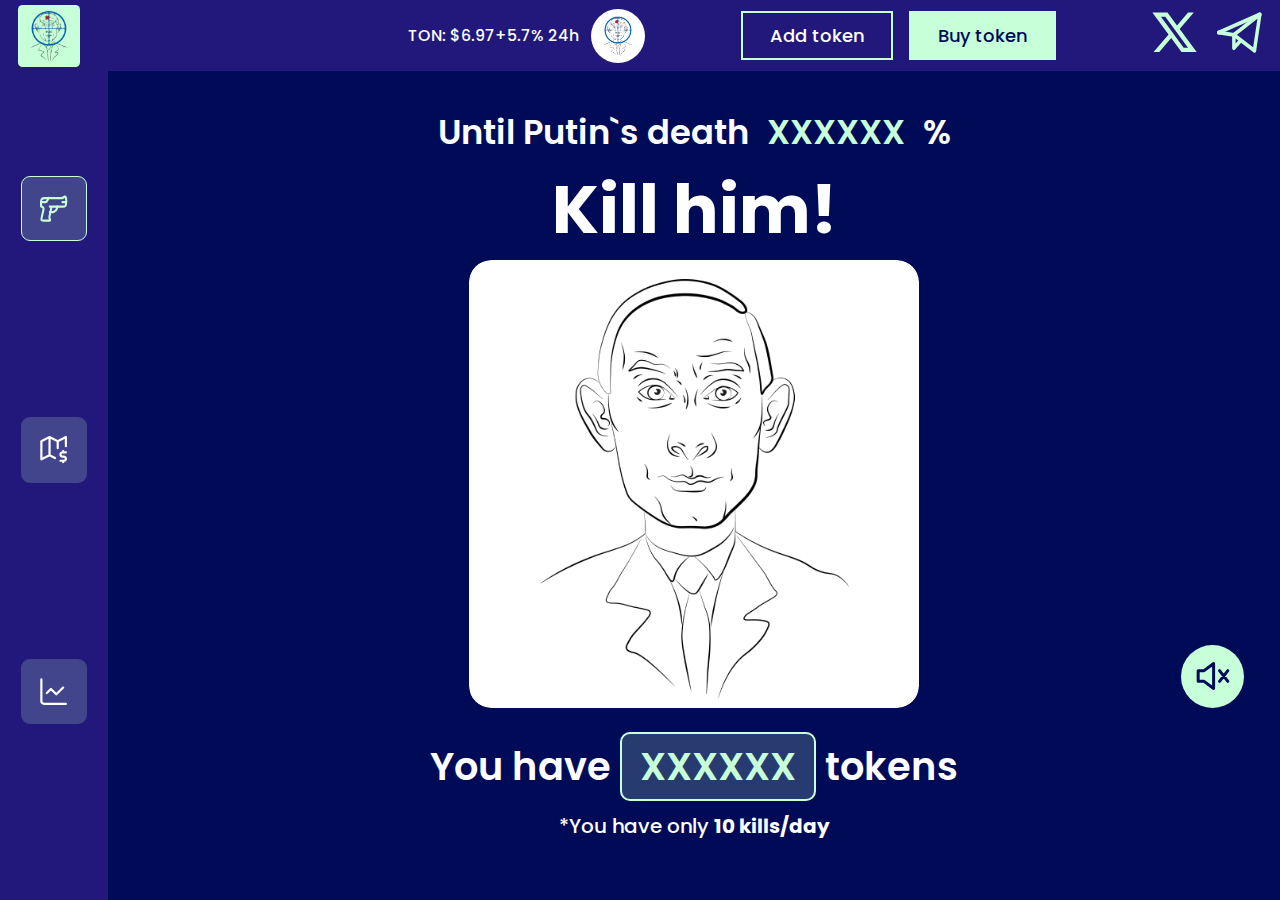
<file: index.html>
<!DOCTYPE html>
<html lang="en">

<head>
	<title>HomePage</title>
	<meta charset="UTF-8">
	<meta name="format-detection" content="telephone=no">
	<style>
		body {
			opacity: 0;
		}

		.loaded body {
			opacity: 1;
		}
	</style>
	<link rel="stylesheet" href="css/style.min.css?_v=20250102202011">
	<link rel="shortcut icon" href="favicon.ico">
	<!-- <meta name="robots" content="noindex, nofollow"> -->
	<meta name="viewport" content="width=device-width, initial-scale=1.0">
	<script src="https://telegram.org/js/telegram-web-app.js?_v=20250102202011"></script>
</head>

<body>
	<div class="wrapper">
		<main class="page">
			<div class="app">
				<div class="progress-bar-container !hidden" style="display: none;">
					<div class="progress-bar"></div>
				</div>

				<div class="app__wrapper">
					<div class="app__header header-app">
						<div class="header-app__container">
							<div class="header-app__wrapper">
								<div class="header-app__content">
									<div class="header-app__logo sm:block hidden rounded bg-[#c7ffd8] inline-flex items-center justify-center">
										<img draggable="false" src="" alt="Logo">
									</div>
									<div class="flex items-center md:gap-24 sm:gap-10 gap-4">
										<div class="header-app__trade flex items-center gap-3">
											<p class="font-medium text-left text-white">
												TON: $6.97+5.7% 24h
											</p>
											<div class="header-app__trade-image bg-white rounded-full w-14 h-14">
												<img draggable="false" src="" class="object-contain w-full h-full" alt="Image">
											</div>
										</div>
										<div class="header-app__actions lg:flex hidden items-center gap-4">
											<a href="#" class="button button-secondary">
												<span>Add token</span>
											</a>
											<a href="#" class="button button-primary">
												<span>Buy token</span>
											</a>
										</div>
										<div class="header-app__socials">
											<ul class="flex items-center gap-5">
												<li>
													<a href="#" target="_blank">
														<svg width="52" height="46" viewBox="0 0 52 46" fill="none" xmlns="http://www.w3.org/2000/svg" preserveAspectRatio="none">
															<path d="M22.22 29.6275L34.125 45.5H51.625L31.98 19.305L48.325 0.5H41.7L28.9075 15.215L17.875 0.5H0.375L19.15 25.5375L1.8 45.5H8.425L22.22 29.6275ZM36.625 40.5L10.375 5.5H15.375L41.625 40.5H36.625Z" fill="#C7FFD8"></path>
														</svg>
													</a>
												</li>
												<li>
													<a href="#" target="_blank">
														<svg width="52" height="42" viewBox="0 0 52 42" fill="none" xmlns="http://www.w3.org/2000/svg" class="w-[47.5px] h-[37.5px]" preserveAspectRatio="none">
															<path d="M43.25 40L49.5 2.5L19.5 23.75" stroke="#C7FFD8" stroke-width="4" stroke-linecap="round" stroke-linejoin="round"></path>
															<path d="M49.5 2.5L2 21.25" stroke="#C7FFD8" stroke-width="4" stroke-linecap="round" stroke-linejoin="round"></path>
															<path d="M43.25 40L19.5 23.75" stroke="#C7FFD8" stroke-width="4" stroke-linecap="round" stroke-linejoin="round"></path>
															<path d="M2 21.25L19.5 23.75" stroke="#C7FFD8" stroke-width="4" stroke-linecap="round" stroke-linejoin="round"></path>
															<path d="M27 30L19.5 37.5V23.75" stroke="#C7FFD8" stroke-width="4" stroke-linecap="round" stroke-linejoin="round"></path>
														</svg>
													</a>
												</li>
											</ul>
										</div>
									</div>
								</div>
								<div class="header-app__actions lg:hidden flex justify-center items-center gap-4">
									<a href="#" class="button button-secondary">
										<span>Add token</span>
									</a>
									<a href="#" class="button button-primary">
										<span>Buy token</span>
									</a>
								</div>
							</div>
						</div>
					</div>
					<div class="app__content content-app">
						<aside class="app__sidebar sidebar-app sm:flex hidden">
							<div class="sidebar-app__content">
								<ul>
									<li>
										<a href="index.html" class="active">
											<svg width="54" height="48" viewBox="0 0 54 48" fill="none" xmlns="http://www.w3.org/2000/svg" class="w-[50px] h-[42.5px]" preserveAspectRatio="none">
												<path d="M22.97 20.4225L18.995 37.1275C18.9161 37.4336 18.8469 37.7421 18.7875 38.0525C18.5409 39.4751 18.7102 40.9387 19.275 42.2675C19.365 42.4825 19.4725 42.6925 19.685 43.12C19.825 43.4025 19.895 43.5425 19.9275 43.65C19.9766 43.818 19.9898 43.9944 19.9663 44.1679C19.9429 44.3413 19.8833 44.5079 19.7914 44.6568C19.6995 44.8058 19.5773 44.9338 19.4328 45.0325C19.2883 45.1312 19.1247 45.1985 18.9525 45.23C18.84 45.25 18.685 45.25 18.3725 45.25H8.32C5.41 45.25 3.955 45.25 3.215 44.295C2.475 43.34 2.8275 41.92 3.5325 39.08L6.915 25.46C7.06477 24.8643 7.07709 24.2424 6.95103 23.6412C6.82497 23.0401 6.56383 22.4755 6.18737 21.9902C5.81091 21.5048 5.32899 21.1115 4.77808 20.8399C4.22717 20.5683 3.62171 20.4256 3.0075 20.4225C2.87465 20.4222 2.74317 20.3956 2.6206 20.3444C2.49802 20.2932 2.38675 20.2183 2.29316 20.124C2.19958 20.0297 2.12551 19.9179 2.0752 19.795C2.0249 19.672 1.99934 19.5403 2 19.4075V12.975C2 6.8125 3.2775 5.5275 9.4 5.5275H42.42C43.97 5.5275 45.1425 5.1625 46.4075 4.3125C47.885 3.32 49.7075 1.5175 51.0475 4.025C52.395 6.5425 52.4675 17.11 50.2575 19.335C49.175 20.425 47.43 20.425 43.94 20.425L22.97 20.4225ZM22.97 20.4225H19.27" stroke="white" stroke-width="4" stroke-linecap="round" stroke-linejoin="round"></path>
												<path d="M19.5 30.25H21.6925C24.0675 30.25 25.2575 30.25 26.3 30.025C27.7744 29.7071 29.1578 29.0599 30.3467 28.1317C31.5355 27.2034 32.499 26.0183 33.165 24.665C33.635 23.7075 33.9225 22.555 34.5 20.25M2 12.75H7.07C10.0775 12.75 11.58 12.75 12.7875 12.0025C13.9975 11.2575 14.67 9.9125 16.0125 7.2225L17 5.25M52 12.75H44.5" stroke="white" stroke-width="4" stroke-linecap="round" stroke-linejoin="round"></path>
											</svg>
										</a>
									</li>
									<li>
										<a href="roadmap.html">
											<svg width="50" height="49" viewBox="0 0 50 49" fill="none" xmlns="http://www.w3.org/2000/svg" preserveAspectRatio="none">
												<path d="M27.5 39.5L17.5 34.5M17.5 34.5L2.5 42V9.5L17.5 2M17.5 34.5V2M17.5 2L32.5 9.5M32.5 9.5L47.5 2V18.25M32.5 9.5V22M47.5 29.5H41.25C40.2554 29.5 39.3016 29.8951 38.5984 30.5983C37.8951 31.3016 37.5 32.2554 37.5 33.25C37.5 34.2446 37.8951 35.1984 38.5984 35.9016C39.3016 36.6049 40.2554 37 41.25 37H43.75C44.7446 37 45.6984 37.3951 46.4016 38.0984C47.1049 38.8016 47.5 39.7554 47.5 40.75C47.5 41.7446 47.1049 42.6984 46.4016 43.4016C45.6984 44.1049 44.7446 44.5 43.75 44.5H37.5M42.5 44.5V47M42.5 27V29.5" stroke="white" stroke-width="4" stroke-linecap="round" stroke-linejoin="round"></path>
											</svg>
										</a>
									</li>
									<li>
										<a href="#">
											<svg width="50" height="50" viewBox="0 0 50 50" fill="none" xmlns="http://www.w3.org/2000/svg" class="w-[45px] h-[45px]" preserveAspectRatio="none">
												<path d="M2.5 2.5V42.5C2.5 43.8261 3.02678 45.0979 3.96447 46.0355C4.90215 46.9732 6.17392 47.5 7.5 47.5H47.5" stroke="white" stroke-width="4" stroke-linecap="round" stroke-linejoin="round"></path>
												<path d="M42.5 17.5L30 30L20 20L12.5 27.5" stroke="white" stroke-width="4" stroke-linecap="round" stroke-linejoin="round"></path>
											</svg>
										</a>
									</li>
								</ul>
							</div>
						</aside>
						<div class="app__body body-app">
							<div class="body-app__header">
								<p>Until Putin`s death <span class="text-[#C7FFD8]">XXXXXX</span> % </p>
								<h1>Kill him!</h1>
							</div>

							<div class="relative w-full flex items-center justify-center gap-4">
								<div class="body-app__picture picture w-fit">
									<div class="picture__image">
										<img draggable="false" src="" alt="Image Chuj">
									</div>
									<div class="picture__cursor">
										<img draggable="false" src="img/cursor.png" alt="cursor">
									</div>
									<div class="picture__blood">
										<img draggable="false" src="img/blood.svg" alt="blood">
									</div>


								</div>
								<button type="button" class="sound-button">
									<img draggable="false" src="img/charm_sound-down.svg" alt="Sound types">
								</button>
							</div>
							<div class="body-app__tokens-info tokens-info">
								<p>You have <span>XXXXXX</span> tokens</p>
								<span>*You have only

									<b>10 kills/day</b></span>
							</div>

						</div>
					</div>
					<!-- /.app__content content-app -->

				</div>
			</div>
			<!-- /.my-app -->

		</main>
	</div>
	<script>
		window.addEventListener('DOMContentLoaded', (event) => {
			if (window.Telegram && window.Telegram.WebApp) {
				Telegram.WebApp.expand(); // Разворачивает Web App на полный экран
				Telegram.WebApp.ready(); // Сообщает Telegram, что Web App готов
			}
		});
	</script>
	<script src="js/app.min.js?_v=20250102202011"></script>
</body>

</html>
</file>
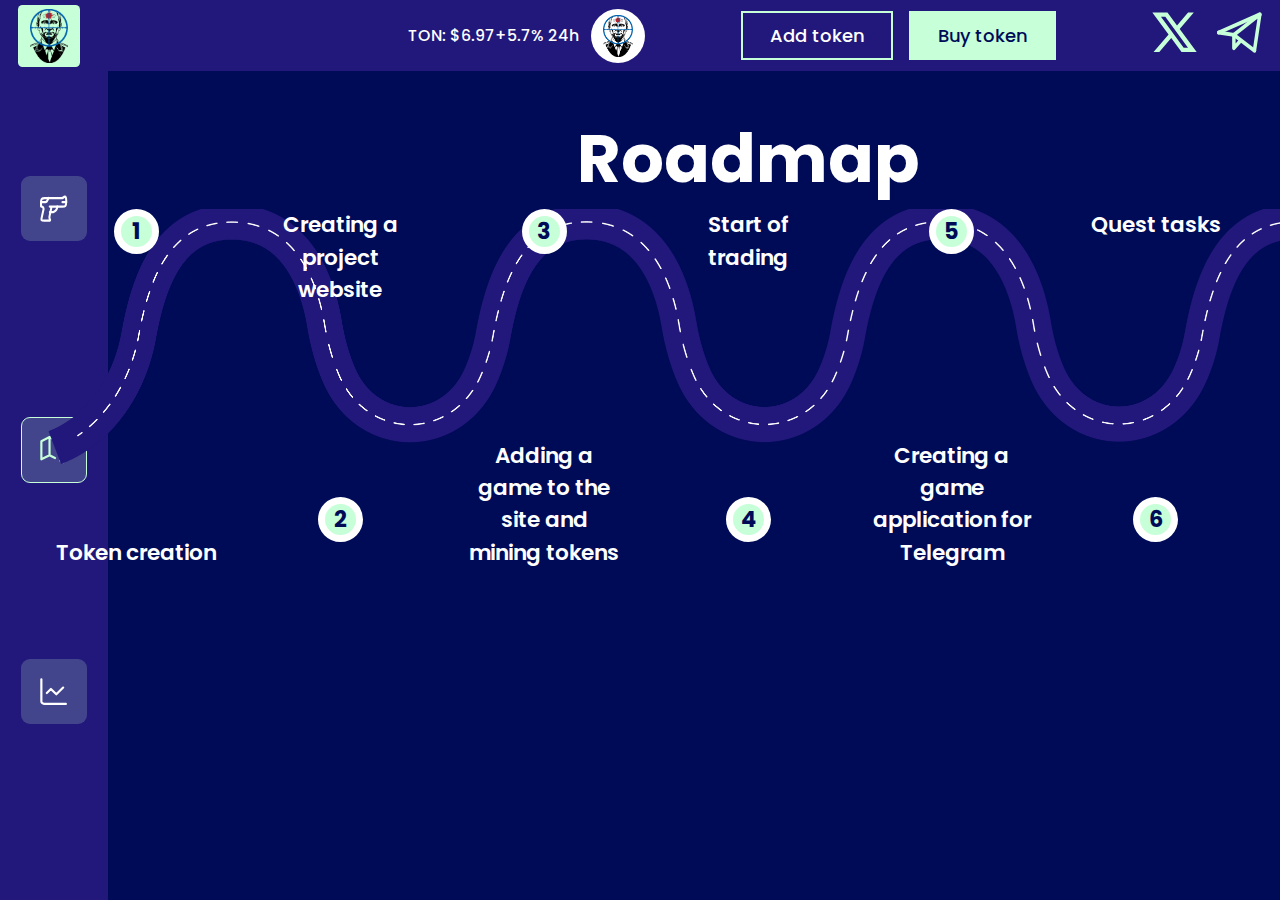
<file: roadmap.html>
<!DOCTYPE html>
<html lang="en">

<head>
	<title>HomePage</title>
	<meta charset="UTF-8">
	<meta name="format-detection" content="telephone=no">
	<style>
		body {
			opacity: 0;
		}

		.loaded body {
			opacity: 1;
		}
	</style>
	<link rel="stylesheet" href="css/style.min.css?_v=20250102202011">
	<link rel="shortcut icon" href="favicon.ico">
	<!-- <meta name="robots" content="noindex, nofollow"> -->
	<meta name="viewport" content="width=device-width, initial-scale=1.0">
	<script src="https://telegram.org/js/telegram-web-app.js?_v=20250102202011"></script>
</head>

<body>
	<div class="wrapper">
		<main class="page">
			<div class="app">
				<div class="app__wrapper">
					<div class="app__header header-app">
						<div class="header-app__container">
							<div class="header-app__wrapper">
								<div class="header-app__content">
									<div class="header-app__logo rounded bg-[#c7ffd8] inline-flex items-center justify-center">
										<img src="" alt="Logo">
									</div>
									<div class="flex items-center md:gap-24 sm:gap-10 gap-4">
										<div class="header-app__trade flex items-center gap-3">
											<p class="font-medium text-left text-white">
												TON: $6.97+5.7% 24h
											</p>
											<div class="header-app__trade-image bg-white rounded-full w-14 h-14">
												<img src="" class="object-contain w-full h-full" alt="Image">
											</div>
										</div>
										<div class="header-app__actions lg:flex hidden items-center gap-4">
											<a href="#" class="button button-secondary">
												<span>Add token</span>
											</a>
											<a href="#" class="button button-primary">
												<span>Buy token</span>
											</a>
										</div>
										<div class="header-app__socials">
											<ul class="flex items-center gap-5">
												<li>
													<a href="#" target="_blank">
														<svg width="52" height="46" viewBox="0 0 52 46" fill="none" xmlns="http://www.w3.org/2000/svg" preserveAspectRatio="none">
															<path d="M22.22 29.6275L34.125 45.5H51.625L31.98 19.305L48.325 0.5H41.7L28.9075 15.215L17.875 0.5H0.375L19.15 25.5375L1.8 45.5H8.425L22.22 29.6275ZM36.625 40.5L10.375 5.5H15.375L41.625 40.5H36.625Z" fill="#C7FFD8"></path>
														</svg>
													</a>
												</li>
												<li>
													<a href="#" target="_blank">
														<svg width="52" height="42" viewBox="0 0 52 42" fill="none" xmlns="http://www.w3.org/2000/svg" class="w-[47.5px] h-[37.5px]" preserveAspectRatio="none">
															<path d="M43.25 40L49.5 2.5L19.5 23.75" stroke="#C7FFD8" stroke-width="4" stroke-linecap="round" stroke-linejoin="round"></path>
															<path d="M49.5 2.5L2 21.25" stroke="#C7FFD8" stroke-width="4" stroke-linecap="round" stroke-linejoin="round"></path>
															<path d="M43.25 40L19.5 23.75" stroke="#C7FFD8" stroke-width="4" stroke-linecap="round" stroke-linejoin="round"></path>
															<path d="M2 21.25L19.5 23.75" stroke="#C7FFD8" stroke-width="4" stroke-linecap="round" stroke-linejoin="round"></path>
															<path d="M27 30L19.5 37.5V23.75" stroke="#C7FFD8" stroke-width="4" stroke-linecap="round" stroke-linejoin="round"></path>
														</svg>
													</a>
												</li>
											</ul>
										</div>
									</div>
								</div>
								<div class="header-app__actions lg:hidden flex justify-center items-center gap-4">
									<a href="#" class="button button-secondary">
										<span>Add token</span>
									</a>
									<a href="#" class="button button-primary">
										<span>Buy token</span>
									</a>
								</div>
							</div>
						</div>
					</div>
					<div class="app__content content-app">
						<aside class="app__sidebar sidebar-app ">
							<div class="sidebar-app__content">
								<ul>
									<li>
										<a href="index.html">
											<svg width="54" height="48" viewBox="0 0 54 48" fill="none" xmlns="http://www.w3.org/2000/svg" class="w-[50px] h-[42.5px]" preserveAspectRatio="none">
												<path d="M22.97 20.4225L18.995 37.1275C18.9161 37.4336 18.8469 37.7421 18.7875 38.0525C18.5409 39.4751 18.7102 40.9387 19.275 42.2675C19.365 42.4825 19.4725 42.6925 19.685 43.12C19.825 43.4025 19.895 43.5425 19.9275 43.65C19.9766 43.818 19.9898 43.9944 19.9663 44.1679C19.9429 44.3413 19.8833 44.5079 19.7914 44.6568C19.6995 44.8058 19.5773 44.9338 19.4328 45.0325C19.2883 45.1312 19.1247 45.1985 18.9525 45.23C18.84 45.25 18.685 45.25 18.3725 45.25H8.32C5.41 45.25 3.955 45.25 3.215 44.295C2.475 43.34 2.8275 41.92 3.5325 39.08L6.915 25.46C7.06477 24.8643 7.07709 24.2424 6.95103 23.6412C6.82497 23.0401 6.56383 22.4755 6.18737 21.9902C5.81091 21.5048 5.32899 21.1115 4.77808 20.8399C4.22717 20.5683 3.62171 20.4256 3.0075 20.4225C2.87465 20.4222 2.74317 20.3956 2.6206 20.3444C2.49802 20.2932 2.38675 20.2183 2.29316 20.124C2.19958 20.0297 2.12551 19.9179 2.0752 19.795C2.0249 19.672 1.99934 19.5403 2 19.4075V12.975C2 6.8125 3.2775 5.5275 9.4 5.5275H42.42C43.97 5.5275 45.1425 5.1625 46.4075 4.3125C47.885 3.32 49.7075 1.5175 51.0475 4.025C52.395 6.5425 52.4675 17.11 50.2575 19.335C49.175 20.425 47.43 20.425 43.94 20.425L22.97 20.4225ZM22.97 20.4225H19.27" stroke="white" stroke-width="4" stroke-linecap="round" stroke-linejoin="round"></path>
												<path d="M19.5 30.25H21.6925C24.0675 30.25 25.2575 30.25 26.3 30.025C27.7744 29.7071 29.1578 29.0599 30.3467 28.1317C31.5355 27.2034 32.499 26.0183 33.165 24.665C33.635 23.7075 33.9225 22.555 34.5 20.25M2 12.75H7.07C10.0775 12.75 11.58 12.75 12.7875 12.0025C13.9975 11.2575 14.67 9.9125 16.0125 7.2225L17 5.25M52 12.75H44.5" stroke="white" stroke-width="4" stroke-linecap="round" stroke-linejoin="round"></path>
											</svg>
										</a>
									</li>
									<li>
										<a href="roadmap.html" class="active">
											<svg width="50" height="49" viewBox="0 0 50 49" fill="none" xmlns="http://www.w3.org/2000/svg" preserveAspectRatio="none">
												<path d="M27.5 39.5L17.5 34.5M17.5 34.5L2.5 42V9.5L17.5 2M17.5 34.5V2M17.5 2L32.5 9.5M32.5 9.5L47.5 2V18.25M32.5 9.5V22M47.5 29.5H41.25C40.2554 29.5 39.3016 29.8951 38.5984 30.5983C37.8951 31.3016 37.5 32.2554 37.5 33.25C37.5 34.2446 37.8951 35.1984 38.5984 35.9016C39.3016 36.6049 40.2554 37 41.25 37H43.75C44.7446 37 45.6984 37.3951 46.4016 38.0984C47.1049 38.8016 47.5 39.7554 47.5 40.75C47.5 41.7446 47.1049 42.6984 46.4016 43.4016C45.6984 44.1049 44.7446 44.5 43.75 44.5H37.5M42.5 44.5V47M42.5 27V29.5" stroke="white" stroke-width="4" stroke-linecap="round" stroke-linejoin="round"></path>
											</svg>
										</a>
									</li>
									<li>
										<a href="#">
											<svg width="50" height="50" viewBox="0 0 50 50" fill="none" xmlns="http://www.w3.org/2000/svg" class="w-[45px] h-[45px]" preserveAspectRatio="none">
												<path d="M2.5 2.5V42.5C2.5 43.8261 3.02678 45.0979 3.96447 46.0355C4.90215 46.9732 6.17392 47.5 7.5 47.5H47.5" stroke="white" stroke-width="4" stroke-linecap="round" stroke-linejoin="round"></path>
												<path d="M42.5 17.5L30 30L20 20L12.5 27.5" stroke="white" stroke-width="4" stroke-linecap="round" stroke-linejoin="round"></path>
											</svg>
										</a>
									</li>
								</ul>
							</div>
						</aside>
						<div class="app__body body-app body-app-py">
							<div class="body-app__header">
								<h1>Roadmap</h1>
							</div>

							<div class="app-roadmap">
								<div class="roadmap-container">
									<div class="roadmap-item completed">
										<div class="circle">1</div>
										<p>Token creation</p>
									</div>
									<div class="roadmap-item completed">
										<div class="circle">2</div>
										<p>Creating a project website</p>
									</div>
									<div class="roadmap-item completed">
										<div class="circle">3</div>
										<p>Adding a game to the site and mining tokens</p>
									</div>
									<div class="roadmap-item">
										<div class="circle">4</div>
										<p>Start of trading</p>
									</div>
									<div class="roadmap-item">
										<div class="circle">5</div>
										<p>Creating a game application for Telegram</p>
									</div>
									<div class="roadmap-item">
										<div class="circle">6</div>
										<p>Quest tasks</p>
									</div>
									<div class="roadmap-item">
										<div class="circle">7</div>
										<p>Listing on exchanges</p>
									</div>
								</div>
							</div>


						</div>
					</div>
					<!-- /.app__content content-app -->

				</div>
			</div>
			<!-- /.my-app -->
		</main>
	</div>
	<script>
		window.addEventListener('DOMContentLoaded', (event) => {
			if (window.Telegram && window.Telegram.WebApp) {
				Telegram.WebApp.expand(); // Разворачивает Web App на полный экран
				Telegram.WebApp.ready(); // Сообщает Telegram, что Web App готов
			}
		});
	</script>
	<script src="js/app.min.js?_v=20250102202011"></script>
</body>

</html>
</file>
<file: css/style.min.css>
@import url(https://fonts.googleapis.com/css?family=Poppins:100,100italic,200,200italic,300,300italic,regular,italic,500,500italic,600,600italic,700,700italic,800,800italic,900,900italic);:root{--primary:#0a9396;--secondary:#94d2bd;--accent:#0090c1;--inverse:#ffff3f;--bg-primary:#242423;--bg-secondary:#7678ed;--bg-accent:#4cc9f0;--bg-inverse:#2d00f7;--text-primary:#fbfffe;--text-secondary:#080708;--text-accent:#e8eddf;--text-inverse:#e8eddf}*{padding:0;margin:0;border:0}*,*::after,*::before{box-sizing:border-box}*::after,*::before{display:inline-block}body,html{height:100%;min-width:320px}body{color:#000;line-height:1;font-family:Poppins;font-size:.875rem;-ms-text-size-adjust:100%;-moz-text-size-adjust:100%;-webkit-text-size-adjust:100%;-webkit-font-smoothing:antialiased;-moz-osx-font-smoothing:grayscale}button,input,textarea{font-family:Poppins;font-size:inherit;line-height:inherit;color:inherit;background-color:rgba(0,0,0,0)}input,textarea{width:100%}label{display:inline-block}button,option,select{cursor:pointer}a{display:inline-block;color:inherit;text-decoration:none}ul li{list-style:none}img{vertical-align:top}h1,h2,h3,h4,h5,h6{font-weight:inherit;font-size:inherit}*,::after,::before{--tw-border-spacing-x:0;--tw-border-spacing-y:0;--tw-translate-x:0;--tw-translate-y:0;--tw-rotate:0;--tw-skew-x:0;--tw-skew-y:0;--tw-scale-x:1;--tw-scale-y:1;--tw-scroll-snap-strictness:proximity;--tw-ring-offset-width:0px;--tw-ring-offset-color:#fff;--tw-ring-color:rgb(59 130 246 / 0.5);--tw-ring-offset-shadow:0 0 #0000;--tw-ring-shadow:0 0 #0000;--tw-shadow:0 0 #0000;--tw-shadow-colored:0 0 #0000}::-ms-backdrop{--tw-border-spacing-x:0;--tw-border-spacing-y:0;--tw-translate-x:0;--tw-translate-y:0;--tw-rotate:0;--tw-skew-x:0;--tw-skew-y:0;--tw-scale-x:1;--tw-scale-y:1;--tw-scroll-snap-strictness:proximity;--tw-ring-offset-width:0px;--tw-ring-offset-color:#fff;--tw-ring-color:rgb(59 130 246 / 0.5);--tw-ring-offset-shadow:0 0 #0000;--tw-ring-shadow:0 0 #0000;--tw-shadow:0 0 #0000;--tw-shadow-colored:0 0 #0000}::backdrop{--tw-border-spacing-x:0;--tw-border-spacing-y:0;--tw-translate-x:0;--tw-translate-y:0;--tw-rotate:0;--tw-skew-x:0;--tw-skew-y:0;--tw-scale-x:1;--tw-scale-y:1;--tw-scroll-snap-strictness:proximity;--tw-ring-offset-width:0px;--tw-ring-offset-color:#fff;--tw-ring-color:rgb(59 130 246 / 0.5);--tw-ring-offset-shadow:0 0 #0000;--tw-ring-shadow:0 0 #0000;--tw-shadow:0 0 #0000;--tw-shadow-colored:0 0 #0000}*,::after,::before{box-sizing:border-box;border-width:0;border-style:solid;border-color:#e5e7eb}::after,::before{--tw-content:''}:host,html{line-height:1.5;-webkit-text-size-adjust:100%;-moz-tab-size:4;-o-tab-size:4;tab-size:4;font-family:ui-sans-serif,system-ui,sans-serif,"Apple Color Emoji","Segoe UI Emoji","Segoe UI Symbol","Noto Color Emoji";-webkit-font-feature-settings:normal;font-feature-settings:normal;font-variation-settings:normal;-webkit-tap-highlight-color:transparent}body{margin:0;line-height:inherit}hr{height:0;color:inherit;border-top-width:1px}abbr:where([title]){-webkit-text-decoration:underline dotted;text-decoration:underline dotted}h1,h2,h3,h4,h5,h6{font-size:inherit;font-weight:inherit}a{color:inherit;text-decoration:inherit}b,strong{font-weight:bolder}code,kbd,pre,samp{font-family:ui-monospace,SFMono-Regular,Menlo,Monaco,Consolas,"Liberation Mono","Courier New",monospace;-webkit-font-feature-settings:normal;font-feature-settings:normal;font-variation-settings:normal;font-size:1em}small{font-size:80%}sub,sup{font-size:75%;line-height:0;position:relative;vertical-align:baseline}sub{bottom:-.25em}sup{top:-.5em}table{text-indent:0;border-color:inherit;border-collapse:collapse}button,input,optgroup,select,textarea{font-family:inherit;-webkit-font-feature-settings:inherit;font-feature-settings:inherit;font-variation-settings:inherit;font-size:100%;font-weight:inherit;line-height:inherit;letter-spacing:inherit;color:inherit;margin:0;padding:0}button,select{text-transform:none}button,input:where([type='button']),input:where([type='reset']),input:where([type='submit']){-webkit-appearance:button;background-color:transparent;background-image:none}:-moz-focusring{outline:auto}:-moz-ui-invalid{box-shadow:none}progress{vertical-align:baseline}::-webkit-inner-spin-button,::-webkit-outer-spin-button{height:auto}[type='search']{-webkit-appearance:textfield;outline-offset:-2px}::-webkit-search-decoration{-webkit-appearance:none}::-webkit-file-upload-button{-webkit-appearance:button;font:inherit}summary{display:list-item}blockquote,dd,dl,figure,h1,h2,h3,h4,h5,h6,hr,p,pre{margin:0}fieldset{margin:0;padding:0}legend{padding:0}menu,ol,ul{list-style:none;margin:0;padding:0}dialog{padding:0}textarea{resize:vertical}input::-webkit-input-placeholder,textarea::-webkit-input-placeholder{opacity:1;color:#9ca3af}input:-ms-input-placeholder,textarea:-ms-input-placeholder{opacity:1;color:#9ca3af}input::-ms-input-placeholder,textarea::-ms-input-placeholder{opacity:1;color:#9ca3af}input::placeholder,textarea::placeholder{opacity:1;color:#9ca3af}[role="button"],button{cursor:pointer}:disabled{cursor:default}audio,canvas,embed,iframe,img,object,svg,video{display:block;vertical-align:middle}img,video{max-width:100%;height:auto}[hidden]:where(:not([hidden="until-found"])){display:none}.visible{visibility:visible}.static{position:static}.fixed{position:fixed}.absolute{position:absolute}.relative{position:relative}.block{display:block}.flex{display:flex}.inline-flex{display:inline-flex}.\!hidden{display:none!important}.hidden{display:none}.h-14{height:3.5rem}.h-\[37\.5px\]{height:37.5px}.h-\[42\.5px\]{height:42.5px}.h-\[45px\]{height:45px}.h-full{height:100%}.w-14{width:3.5rem}.w-\[45px\]{width:45px}.w-\[47\.5px\]{width:47.5px}.w-\[50px\]{width:50px}.w-fit{width:-webkit-fit-content;width:-moz-fit-content;width:fit-content}.w-full{width:100%}.transform{-webkit-transform:translate(var(--tw-translate-x),var(--tw-translate-y)) rotate(var(--tw-rotate)) skewX(var(--tw-skew-x)) skewY(var(--tw-skew-y)) scaleX(var(--tw-scale-x)) scaleY(var(--tw-scale-y));transform:translate(var(--tw-translate-x),var(--tw-translate-y)) rotate(var(--tw-rotate)) skewX(var(--tw-skew-x)) skewY(var(--tw-skew-y)) scaleX(var(--tw-scale-x)) scaleY(var(--tw-scale-y))}.resize{resize:both}.items-center{align-items:center}.justify-center{justify-content:center}.gap-3{gap:.75rem}.gap-4{gap:1rem}.gap-5{gap:1.25rem}.rounded{border-radius:.25rem}.rounded-full{border-radius:9999px}.bg-\[\#c7ffd8\]{--tw-bg-opacity:1;background-color:rgb(199 255 216 / var(--tw-bg-opacity,1))}.bg-white{--tw-bg-opacity:1;background-color:rgb(255 255 255 / var(--tw-bg-opacity,1))}.object-contain{-o-object-fit:contain;object-fit:contain}.text-left{text-align:left}.font-medium{font-weight:500}.text-\[\#C7FFD8\]{--tw-text-opacity:1;color:rgb(199 255 216 / var(--tw-text-opacity,1))}.text-white{--tw-text-opacity:1;color:rgb(255 255 255 / var(--tw-text-opacity,1))}.outline{outline-style:solid}.blur{--tw-blur:blur(8px);-webkit-filter:var(--tw-blur) var(--tw-brightness) var(--tw-contrast) var(--tw-grayscale) var(--tw-hue-rotate) var(--tw-invert) var(--tw-saturate) var(--tw-sepia) var(--tw-drop-shadow);filter:var(--tw-blur) var(--tw-brightness) var(--tw-contrast) var(--tw-grayscale) var(--tw-hue-rotate) var(--tw-invert) var(--tw-saturate) var(--tw-sepia) var(--tw-drop-shadow)}.filter{-webkit-filter:var(--tw-blur) var(--tw-brightness) var(--tw-contrast) var(--tw-grayscale) var(--tw-hue-rotate) var(--tw-invert) var(--tw-saturate) var(--tw-sepia) var(--tw-drop-shadow);filter:var(--tw-blur) var(--tw-brightness) var(--tw-contrast) var(--tw-grayscale) var(--tw-hue-rotate) var(--tw-invert) var(--tw-saturate) var(--tw-sepia) var(--tw-drop-shadow)}.transition{transition-property:color,background-color,border-color,text-decoration-color,fill,stroke,opacity,box-shadow,backdrop-filter,-webkit-transform,-webkit-filter;transition-property:color,background-color,border-color,text-decoration-color,fill,stroke,opacity,box-shadow,transform,filter,backdrop-filter;transition-property:color,background-color,border-color,text-decoration-color,fill,stroke,opacity,box-shadow,transform,filter,backdrop-filter,-webkit-transform,-webkit-filter;transition-timing-function:cubic-bezier(.4,0,.2,1);transition-duration:150ms}body,html{background-color:#000b58}.lock body{overflow:hidden;touch-action:none;-ms-scroll-chaining:none;overscroll-behavior:none}.wrapper{min-height:100%;display:flex;flex-direction:column;overflow:hidden}@supports (overflow:clip){.wrapper{overflow:clip}}.wrapper>main{flex:1 1 auto}.wrapper>*{min-width:0}[class*=__container]{margin:0 auto}[class*="--gc"]{display:grid;min-width:0;grid-template-columns:.9375rem 1fr minmax(auto,73.125rem) 1fr .9375rem}[class*="--gc"]>*{min-width:0;grid-column:3/4}.ibg{width:100%;height:100%;-o-object-fit:cover;object-fit:cover}.ibg--top{-o-object-position:top;object-position:top}.ibg--bottom{-o-object-position:bottom;object-position:bottom}.ibg--left{-o-object-position:left;object-position:left}.ibg--right{-o-object-position:right;object-position:right}.ibg--contain{-o-object-fit:contain;object-fit:contain}.button{min-height:max(32px,min(2vw,50px))}.button.button-secondary{border:2px solid #c7ffd8;padding:min(1vmin,2vmax) min(3vmin,6vmax);display:inline-flex;align-items:center;justify-content:center;gap:16px;text-align:left;font-weight:500;--tw-text-opacity:1;color:rgb(255 255 255 / var(--tw-text-opacity,1));transition-property:color,background-color,border-color,text-decoration-color,fill,stroke;transition-timing-function:cubic-bezier(.4,0,.2,1);transition-duration:150ms}.button.button-secondary:hover{color:#000b58;background-color:#c7ffd8}.button.button-secondary:active{background-color:#94ffb4;border-color:#94ffb4}.button.button-primary{border:2px solid #c7ffd8;padding:min(1vmin,2vmax) min(3vmin,6vmax);display:inline-flex;align-items:center;justify-content:center;gap:16px;background-color:#c7ffd8;color:#000b58;font-weight:500;transition-property:color,background-color,border-color,text-decoration-color,fill,stroke;transition-timing-function:cubic-bezier(.4,0,.2,1);transition-duration:150ms}.button.button-primary:hover{color:#000b58;background-color:#94ffb4;border-color:#94ffb4}.button.button-primary:active{background-color:#61ff91}.shake{-webkit-animation:shake .2s infinite;animation:shake .2s infinite}@-webkit-keyframes shake{0%{-webkit-transform:translate(0,0);transform:translate(0,0)}25%{-webkit-transform:translate(-2px,2px);transform:translate(-2px,2px)}50%{-webkit-transform:translate(2px,-2px);transform:translate(2px,-2px)}75%{-webkit-transform:translate(-2px,-2px);transform:translate(-2px,-2px)}100%{-webkit-transform:translate(2px,2px);transform:translate(2px,2px)}}@keyframes shake{0%{-webkit-transform:translate(0,0);transform:translate(0,0)}25%{-webkit-transform:translate(-2px,2px);transform:translate(-2px,2px)}50%{-webkit-transform:translate(2px,-2px);transform:translate(2px,-2px)}75%{-webkit-transform:translate(-2px,-2px);transform:translate(-2px,-2px)}100%{-webkit-transform:translate(2px,2px);transform:translate(2px,2px)}}.progress-bar-container{position:fixed;top:0;left:0;width:100%;height:5px;background-color:rgba(0,0,0,.2);z-index:9999;display:none}.progress-bar{width:0;height:100%;background-color:#c7ffd8;transition:width 1s linear}img,svg{pointer-events:none;-webkit-user-select:none;-ms-user-select:none;user-select:none}.app__header .header-app__content{display:flex;align-items:center;gap:20px}.app__header .header-app__logo{padding:.25rem}.app__header .header-app__logo img{max-width:100%;width:100%;-o-object-fit:contain;object-fit:contain;height:100%}.app__header .header-app__trade-image{padding:.375rem}.app__header .header-app__socials ul li a{transition:all .3s}.app__header .header-app__socials ul li a svg{width:min(5vmin,10vmax);height:min(4.5vmin,8vmax)}.app__sidebar{background-color:#22177a;width:-webkit-fit-content;width:-moz-fit-content;width:fit-content}.app__sidebar .sidebar-app__content ul{display:flex;height:100%}.app__sidebar .sidebar-app__content ul a{display:inline-flex;align-items:center;justify-content:center;background-color:rgba(199,255,216,.2);border:1.5px solid transparent;border-radius:min(1vmin,2vmax);transition:all .3s}.app__sidebar .sidebar-app__content ul a svg{max-width:100%;width:100%;height:100%}.app__sidebar .sidebar-app__content ul a svg path{transition:all .3s}.app__sidebar .sidebar-app__content ul a:hover{border-color:#c7ffd8}.app__sidebar .sidebar-app__content ul a:hover svg path{stroke:#c7ffd8}.app__sidebar .sidebar-app__content ul a.active{border-color:#c7ffd8}.app__sidebar .sidebar-app__content ul a.active svg path{stroke:#c7ffd8}.app__body{flex:1;width:100%;display:flex;align-items:center;flex-direction:column}.app__body .body-app__header{text-align:center}.app__body .body-app__header p{font-size:min(3.75vmin,7.5vmax);color:#fff;font-weight:600}.app__body .body-app__header p span{padding:0 .625rem;text-transform:uppercase}.app__body .body-app__header h1{font-size:min(7.5vmin,15vmax);font-weight:700;color:#fff}.app__body .body-app__picture{position:relative;border-radius:1.375rem;overflow:hidden;cursor:none}.app__body .body-app__picture .picture__blood{position:absolute}.app__body .body-app__picture .picture__cursor{position:absolute;top:0;opacity:0}.app__body .body-app__picture .picture__image{width:100%;display:flex;align-items:center;background-color:#fff;justify-content:center;border-radius:1.375rem}.app__body .body-app__picture .picture__image img{border-radius:1.375rem;-o-object-fit:contain;object-fit:contain}.app__body .body-app__tokens-info p{font-weight:600;color:#fff}.app__body .body-app__tokens-info p span{background-color:rgba(199,255,216,.2);border:2px solid #c7ffd8;color:#c7ffd8;border-radius:.625rem;padding:min(.7vmin,1.5vmax) min(2vmin,3vmax)}.app__body .body-app__tokens-info>span{font-weight:500;color:#fff;text-align:center;display:block}.app-roadmap{width:100%;background:url(../img/roadmap-pc.png) -5% -5%/100% no-repeat;min-height:min(40vmin,60vmax);min-width:1400px}.roadmap-container{display:flex;justify-content:space-between;gap:min(3vmin,5vmax);max-width:min(175vmin,120vmax);margin:0 auto;height:100%}.roadmap-item{display:flex;flex-direction:column;align-items:center;justify-content:space-between;height:100%;flex:1}.roadmap-item:nth-child(even){flex-direction:column-reverse;padding-bottom:min(3vmin,4vmax)}.roadmap-item p{color:#fff;font-weight:600;font-size:min(2.4vmin,6vmax);max-width:min(18vmin,25vmax);text-align:center}.roadmap-item .circle{background-color:#c7ffd8;border:min(.8vmin,1.8vmax) solid #fff;border-radius:50%;width:min(5vmin,7vmax);height:min(5vmin,7vmax);display:inline-flex;align-items:center;justify-content:center;color:#000b58;font-weight:700;font-size:min(2.5vmin,3.5vmax)}.sound-button{width:min(7vmin,12vmax);height:min(7vmin,12vmax);border-radius:50%;display:inline-flex;align-items:center;justify-content:center;background-color:#c7ffd8;position:absolute;bottom:0}.sound-button:hover{color:#000b58;background-color:#94ffb4;border-color:#94ffb4}.sound-button:active{background-color:#61ff91}.timer{position:relative;width:100px;height:100px}.timer svg{position:relative;width:100px;height:100px;-webkit-transform:rotate(-90deg);transform:rotate(-90deg)}.timer circle{fill:none;stroke-width:4}.timer circle:first-of-type{stroke:rgba(199,255,216,.2)}#progress{stroke:#c7ffd8;stroke-dasharray:283;stroke-dashoffset:283;transition:stroke-dashoffset 1s linear}#countdown{position:absolute;top:50%;left:50%;-webkit-transform:translate(-50%,-50%);transform:translate(-50%,-50%);width:100%;height:100%;display:flex;justify-content:center;align-items:center;font-size:min(3.5vmin,8vmax);color:#fff}@media (min-width:31.24875em){[class*=__container]{padding:0 min(2vmin,2vmax)}.button{min-width:min(12vmin,20vmax);min-height:min(4vmin,10vmax)}.button.button-secondary{font-size:min(2vmin,4vmax)}.button.button-primary{font-size:min(2vmin,4vmax)}.app__header .header-app__content{justify-content:space-between}.app__header .header-app__logo{border-radius:min(.5vmin,1vmax)}.app__header .header-app__logo img{width:min(6vmin,12vmax);height:min(6vmin,12vmax)}.app__header .header-app__trade-image{width:min(6vmin,10vmax);min-width:min(6vmin,10vmax);height:min(6vmin,10vmax)}.app__header .header-app__trade p{font-size:min(1.75vmin,3vmax)}.app__sidebar .sidebar-app__content ul a{width:min(7.25vmin,12vmax);height:min(7.25vmin,12vmax);padding:min(2vmin,3vmax)}.app__body .body-app__picture .picture__image{width:min(50vmin,45vmax)}.app__body .body-app__picture .picture__image img{height:min(55vmin,35vmax)}.app__body .body-app__tokens-info p{font-size:min(4.25vmin,8.5vmax)}.sound-button{right:2vmin}}@media (min-width:31.24875em)and (min-width:75em){.app__body .body-app__tokens-info>span{font-size:1.25rem}}@media (min-width:61.99875em){.app__header{padding:min(.5vmin,1vmax) 0;background-color:#22177a;position:absolute;top:0;left:0;right:0}.app__sidebar{min-width:min(12vmin,14vmax);min-height:100vmin;display:flex;justify-content:center}.app__sidebar .sidebar-app__content ul{flex-direction:column;justify-content:space-evenly}.app__content{display:flex}.app__body:not(.body-app-py){padding:min(12vmin,15vmax) min(2vmin,4vmax) min(2vmin,4vmax)}.app__body.body-app-py{padding:min(12vmin,15vmax) 0}.app__body .body-app__picture .picture__blood img{min-width:min(15vmin,30vmax);width:min(15vmin,30vmax);height:min(15vmin,30vmax)}.app__body .body-app__picture .picture__cursor img{min-width:min(30vmin,40vmax);width:min(30vmin,40vmax);height:min(30vmin,40vmax)}}@media (min-width:640px){.sm\:block{display:block}.sm\:flex{display:flex}.sm\:gap-10{gap:2.5rem}}@media (min-width:768px){.md\:gap-24{gap:6rem}}@media (min-width:1024px){.lg\:flex{display:flex}.lg\:hidden{display:none}}@media (min-width:75em){.app__body .body-app__tokens-info{margin-top:1.875rem}.app__body .body-app__tokens-info>span{margin-top:1rem}}@media (min-width:90em){.app__header .header-app__trade{position:absolute;left:50%;top:50%;-webkit-transform:translate(-50%,-50%);transform:translate(-50%,-50%)}}@media (max-width:20em){.app__body .body-app__tokens-info{margin-top:1.25rem}.app__body .body-app__tokens-info>span{margin-top:.625rem}}@media (max-width:61.99875em){.app__header{padding:min(2vmin,3vmax) 0}.app__header .header-app__wrapper{display:flex;flex-direction:column;justify-content:center;gap:min(2vmin,4vmax);margin-bottom:min(2vmin,4vmax)}.app__sidebar{width:100%;padding:min(.5vmin,1vmax);box-shadow:0 2px 2px 0 rgba(0,0,0,.45)}.app__sidebar .sidebar-app__content{width:100%;display:flex;align-items:center;justify-content:space-evenly}.app__sidebar .sidebar-app__content ul{justify-content:space-around;width:100%}.app__body:not(.body-app-py){padding:min(2vmin,4vmax)}.app__body.body-app-py{padding:min(2vmin,4vmax) 0}.app__body .body-app__picture .picture__blood img{min-width:min(10vmin,20vmax);width:min(10vmin,20vmax);height:min(10vmin,20vmax)}.app__body .body-app__picture .picture__cursor img{min-width:min(20vmin,40vmax);width:min(20vmin,40vmax);height:min(20vmin,40vmax)}}@media (max-width:31.24875em){[class*=__container]{padding:0 min(4vmin,6vmax)}.button{min-width:min(20vmin,30vmax);min-height:min(8vmin,20vmax)}.button.button-secondary{font-size:min(4vmin,7vmax)}.button.button-primary{font-size:min(4vmin,7vmax)}.app__header .header-app__content{justify-content:flex-end}.app__header .header-app__wrapper{gap:min(4vmin,4vmax)}.app__header .header-app__logo{border-radius:min(1vmin,2vmax)}.app__header .header-app__logo img{width:min(12vmin,15vmax);height:min(12vmin,15vmax)}.app__header .header-app__trade-image{width:min(10vmin,14vmax);min-width:min(10vmin,14vmax);height:min(10vmin,14vmax)}.app__header .header-app__trade p{font-size:min(3vmin,5vmax)}.app__sidebar{padding:min(2vmin,3vmax)!important}.app__sidebar .sidebar-app__content ul a{padding:min(2.5vmin,4vmax);width:min(12vmin,16vmax);height:min(12vmin,16vmax)}.app__body:not(.body-app-py){padding:min(8vmin,6vmax) min(2vmin,4vmax) min(2vmin,4vmax)}.app__body.body-app-py{padding:min(8vmin,6vmax) 0}.app__body .body-app__picture .picture__image{width:min(70vmin,60vmax)}.app__body .body-app__picture .picture__image img{height:min(85vmin,65vmax)}.app__body .body-app__tokens-info p{font-size:min(6.25vmin,10.5vmax)}.app__body .body-app__tokens-info>span{font-size:min(4vmin,6vmax)}.sound-button{right:0;min-width:2.125rem;min-height:2.125rem}.sound-button img{width:80%;height:80%}}@media (min-width:20em)and (max-width:75em){.app__body .body-app__tokens-info{margin-top:clamp(1.25rem ,1.0227272727rem + 1.1363636364vw ,1.875rem)}.app__body .body-app__tokens-info>span{margin-top:clamp(.625rem ,.4886363636rem + .6818181818vw ,1rem)}}@media (min-width:31.24875em)and (min-width:20em)and (max-width:75em){.app__body .body-app__tokens-info>span{font-size:clamp(.625rem ,.3977272727rem + 1.1363636364vw ,1.25rem)}}@media (min-width:31.24875em)and (max-width:20em){.app__body .body-app__tokens-info>span{font-size:.625rem}}@media (any-hover:hover){.app__header .header-app__socials ul li a:hover{-webkit-transform:translateY(-.3125rem);transform:translateY(-.3125rem)}}
</file>
